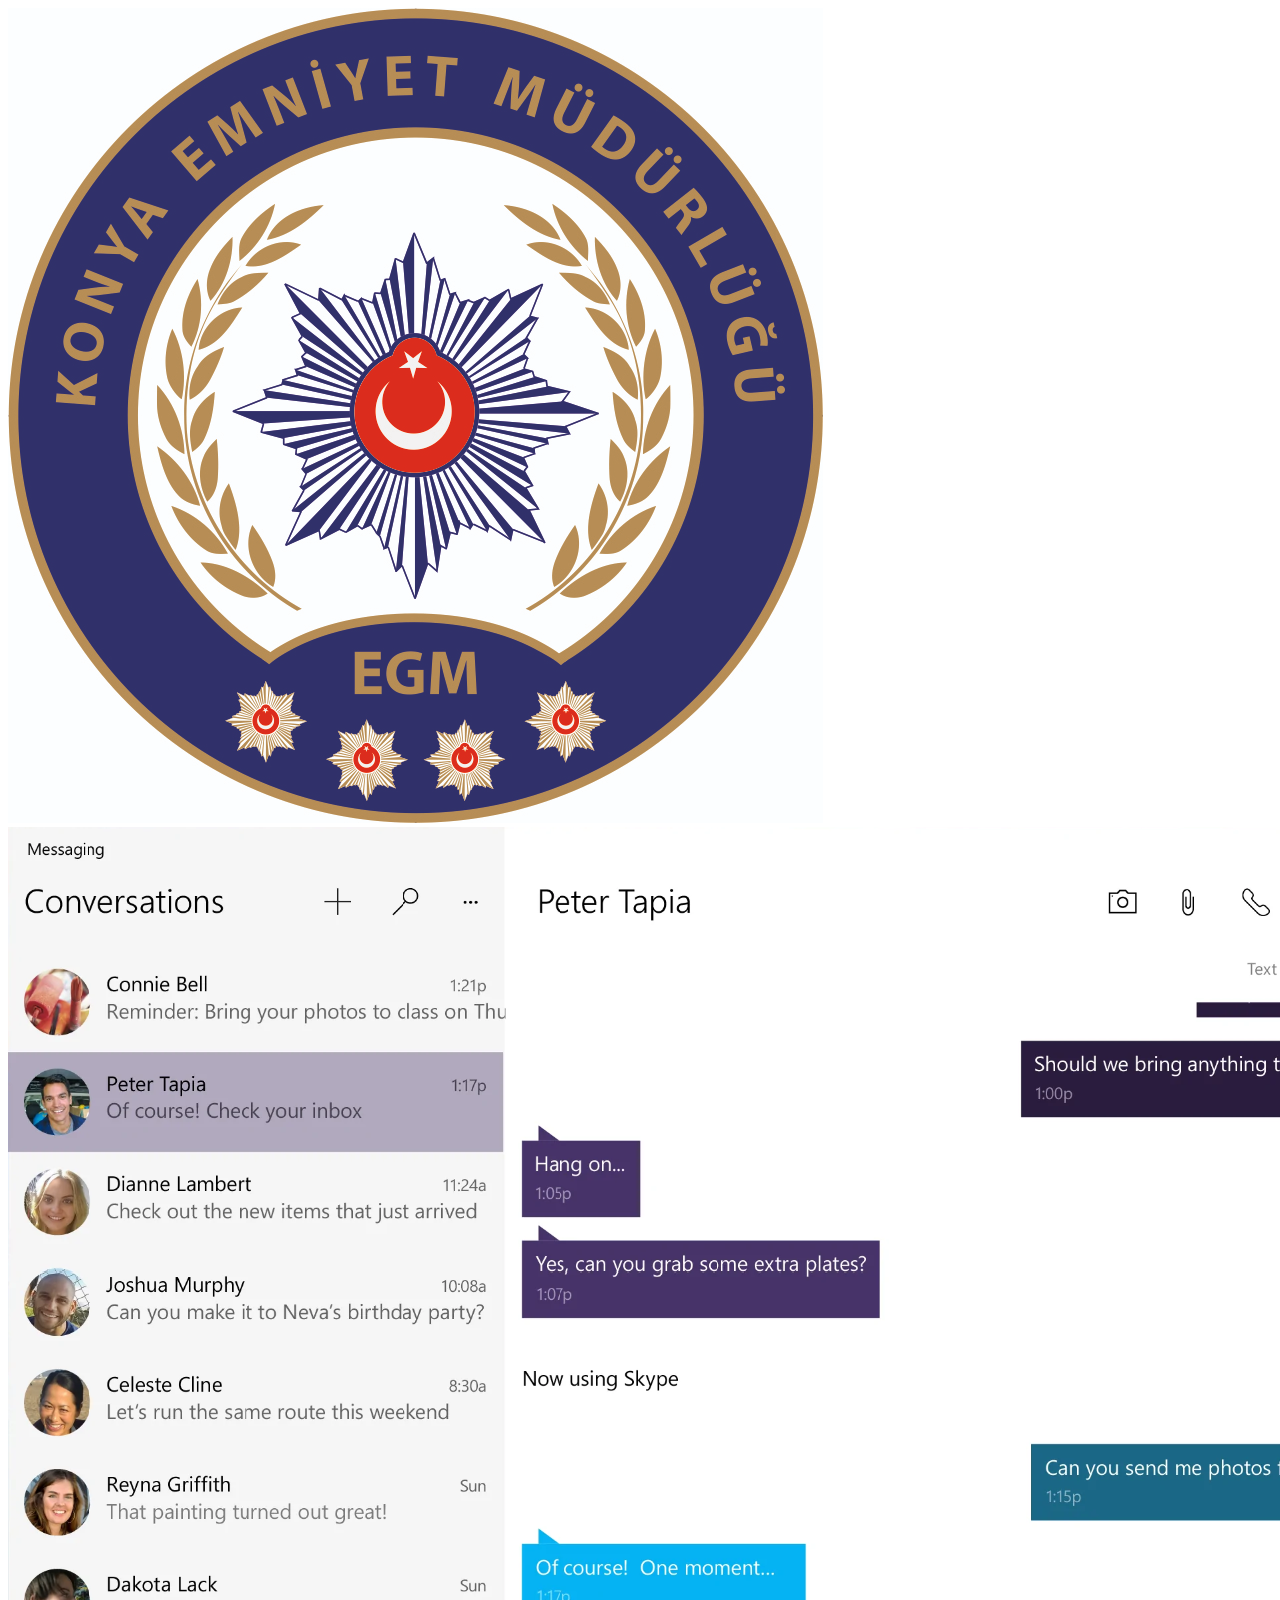
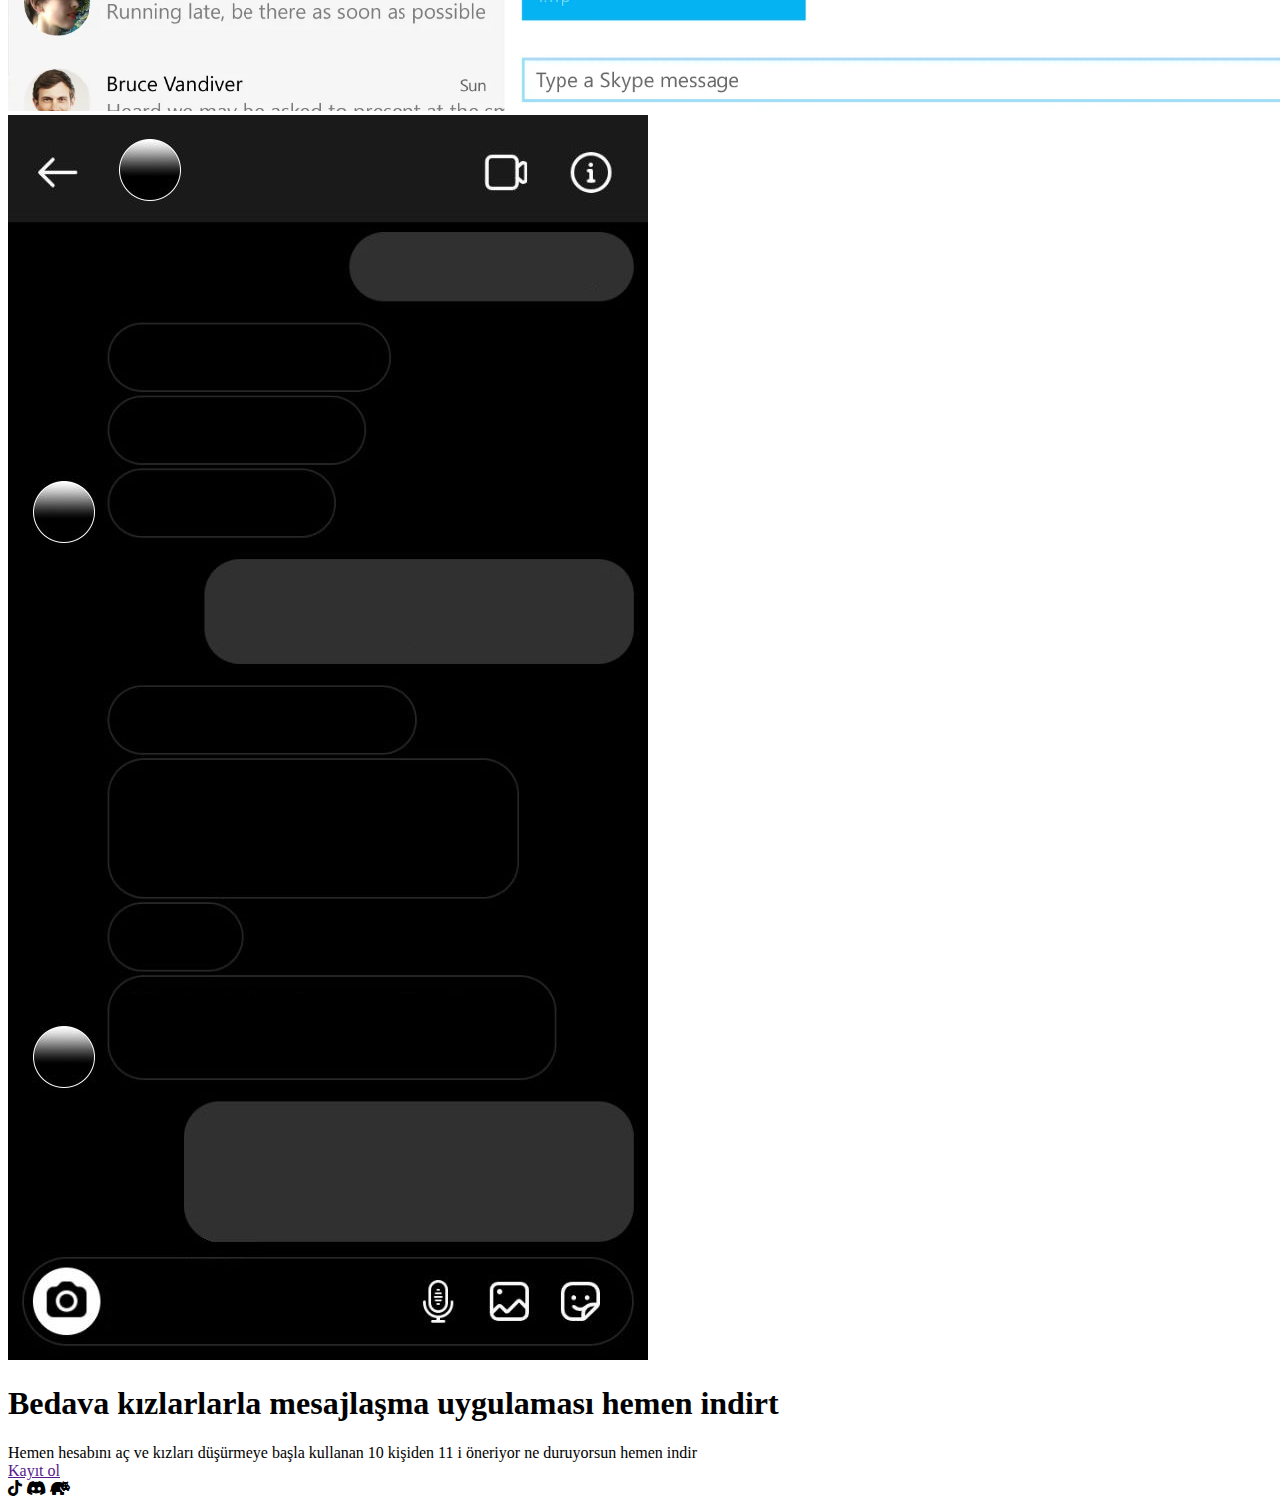
<file: ezproje3/index.html>
<!DOCTYPE html>
<html lang="en">
<head>
    <meta charset="UTF-8">
    <meta name="viewport" content="width=device-width, initial-scale=1.0">
    <title>Document</title>
    <link rel="stylesheet" href="https://cdnjs.cloudflare.com/ajax/libs/font-awesome/6.4.0/css/all.min.css" />
</head>
<body>
    <div class="logo">
        <img src="images/Konya-Emniyet-Mudurlugu.jpg">
    </div>
    <div class="backround">
        <img src="images/backround.png" alt="">
    </div>
    <div class="kucukbac">
        <img src="images/4585a2859afe675c84cb57ac236adf6f.jpg" alt="">
    </div>
    <div class="text">
        <h1>Bedava kızlarlarla mesajlaşma uygulaması hemen indirt</h1>
        <span>Hemen hesabını aç ve kızları düşürmeye başla kullanan 10 kişiden 11 i öneriyor ne duruyorsun hemen indir</span>   
    </div>
    <a class="login" href="">Kayıt ol</a>
    <div class="img">
        <i class="fa-brands fa-tiktok fa-beat-fade"></i>
        <i class="fa-brands fa-discord fa-beat-fade"></i>
        <i class="fa-solid fa-hippo fa-beat-fade"></i>
    </div>
    
</body>
</html>
</file>
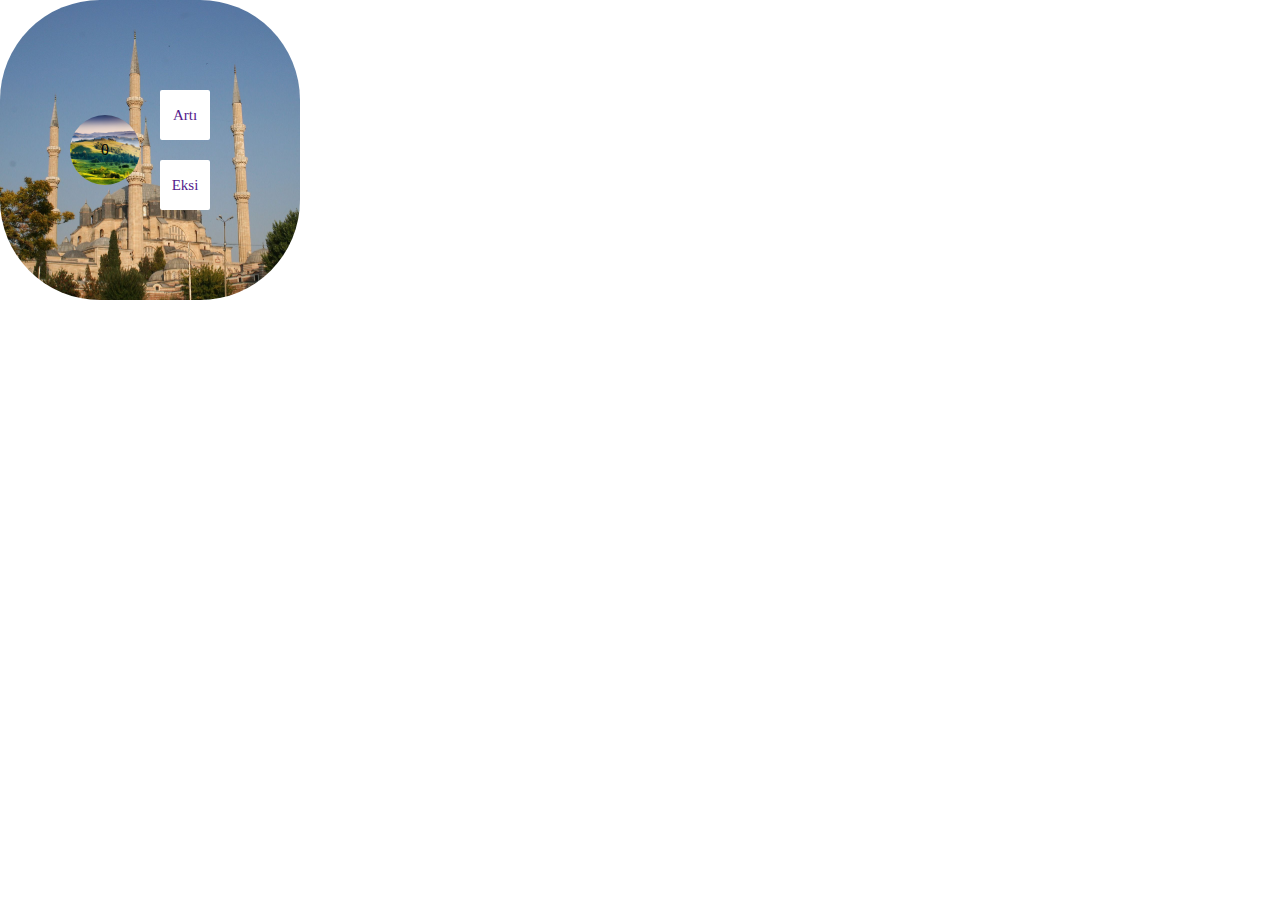
<file: java-script/index.html>
<!DOCTYPE html>
<html lang="en">
<head>
    <meta charset="UTF-8">
    <meta name="viewport" content="width=device-width, initial-scale=1.0">
    <title>Document</title>
    <link rel="stylesheet" href="style.css">
</head>
<body>
        <div class="box">
            <div class="deger">
                <p>0</p>
            </div>
            <div class="button">
                <a class="artı" href="">Artı</a>
                <a class="eksi" href="">Eksi</a>
            </div>
        </div>
    <script src="java.js"></script>
</body>
</html>
</file>
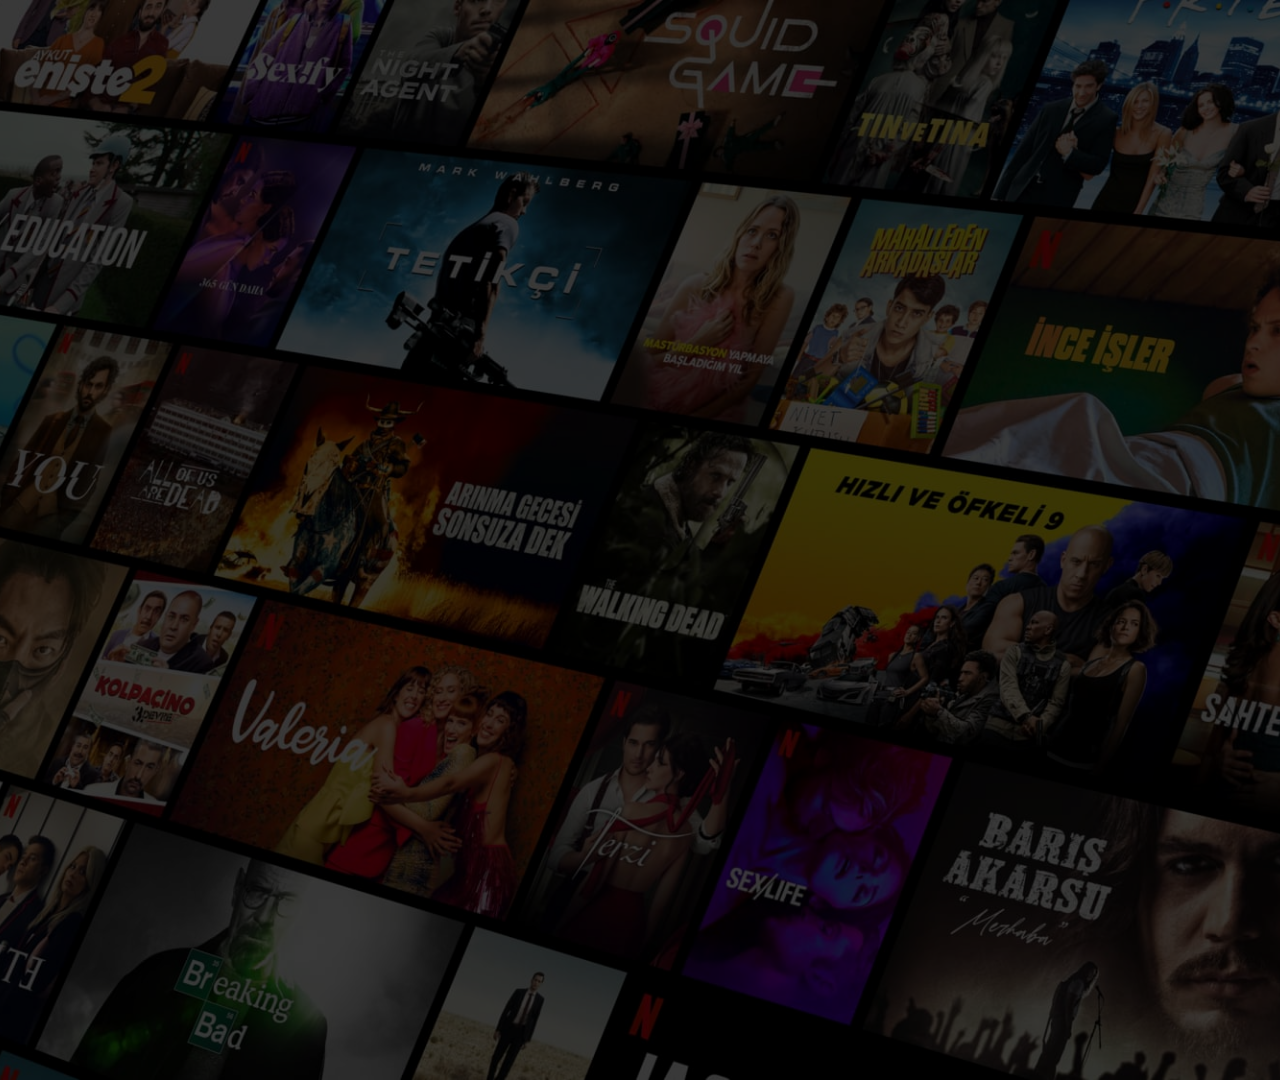
<file: login/index.html>
<!DOCTYPE html>
<html>
<head>
	<meta charset="utf-8">
	<meta name="viewport" content="width=device-width, initial-scale=1">
	<link rel="stylesheet" href="style.css">
	<title></title>
</head>
<body>
<div class="layer">
	<div class="logo">
		<img src="img/logo.png">
	</div>
	<img src="img/background.jpg">
	<div class="filtre"></div>
	<div class="cart">
		<div class="baslık">
			<h1>Oturum Aç</h1>
		</div>
		<div class="e-posta">
			<form>
				<input type="email" name="e-posta" placeholder="E‑posta veya telefon numarası">
			</form>
		</div>
		<div class="parola">
			<form>
				<input type="password" name="parola" placeholder="Parola">
			</form>
		</div>
		<div class="button">
			<button>Oturum Aç</button>
		</div>
		<div class="beni">
			<input type="checkbox" id="" name="" value="">
			<label for="vehicle1">Beni hatırla</label>
		</div>
		<div class="metin">
		<span>Netflix'e katılmak ister misiniz?  <a href="">Şimdi<br> kaydolun.</a></span><br><br>
		<p>Bu sayfa robot olmadığınızı kanıtlamak için Google reCAPTCHA tarafından korunuyor. <br><span>Daha fazlasını öğrenin.</span></p>
		</div>
	</div>
</div>
<footer>
		<div class="footer">
			<!--<p>Sorularınız mı var? 0850-390-7444 numaralı telefonu arayın</p>-->
			<div class="row">
				<div class="zero">
					<p>SSS</p>
					<p>Çerez Tercihleri</p>
				</div>
				<div class="one">
					<p>SSS</p>
					<p>Çerez Tercihleri</p>
				</div>
				<div class="two">
					<p>SSS</p>
				</div>
				<div class="tree">
					<p>SSS</p>
				</div>									
			</div>
			<select>
					<option>Türkçe</option>
					<option>İnglizce</option>
			</select>
		</div>
	</footer>

</body>
</html>
</file>
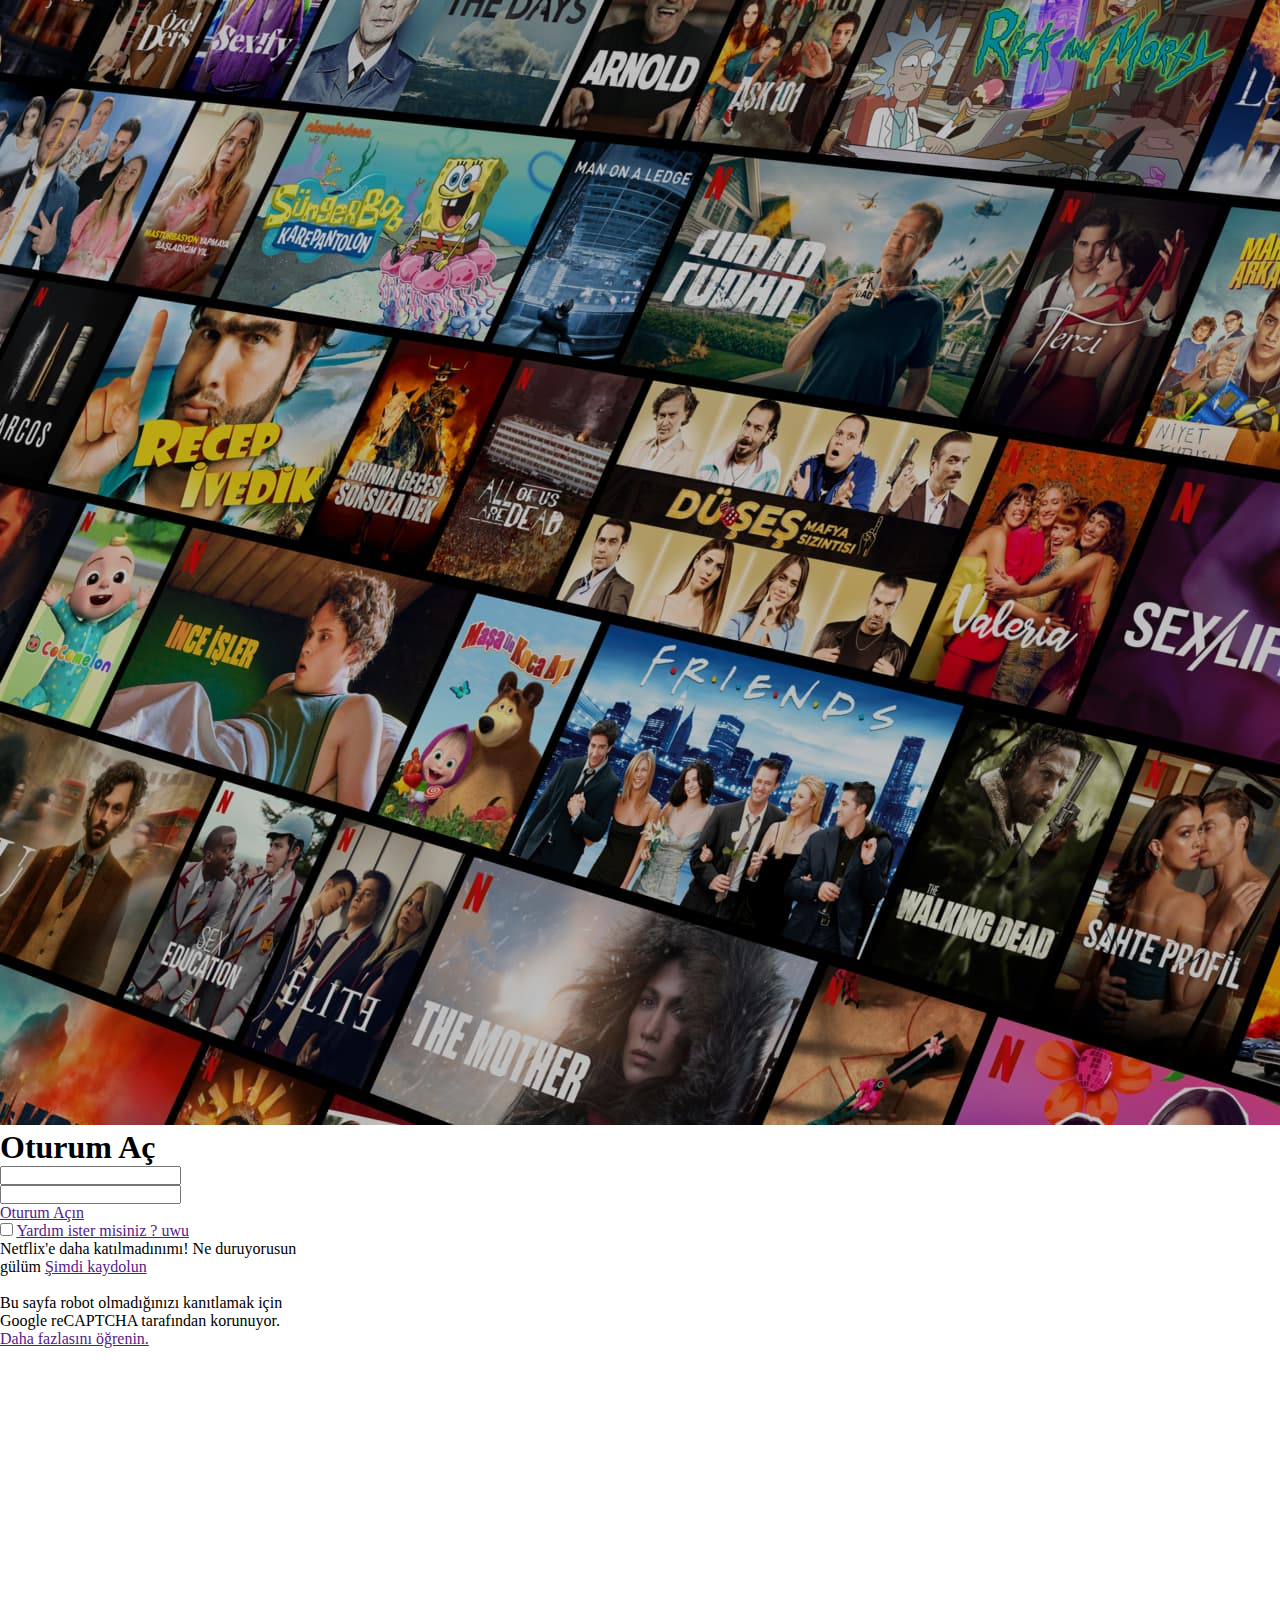
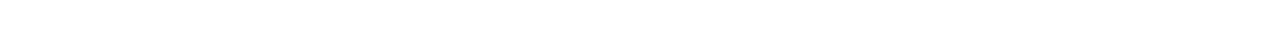
<file: LOGİN/index.html>
<!DOCTYPE html>
<html lang="en">
<head>
    <meta charset="UTF-8">
    <meta name="viewport" content="width=device-width, initial-scale=1.0">
    <title>Document</title>
    <link rel="stylesheet" href="style.css">
</head>
<body>
    <div class="backround">
        <div class="filtre"></div>
        <img src="backround.jpg" alt="">
    </div>
        <div class="container">
            <div class="box">
                <div class="oturum-ac">
                    <h1>Oturum Aç</h1>
                </div>
                <div class="input">
                    <div class="eposta">
                        <input type="text">
                    </div>
                    <div class="password">
                        <input type="password">
                    </div>
                    <div class="login">
                        <a href="">Oturum Açın</a>
                   </div>
                   <div class="alt1">
                       <input type="checkbox">
                       <a href="">Yardım ister misiniz ? uwu</a>
                   </div>
                   <div class="signup">
                       <span>Netflix'e daha katılmadınımı! Ne duruyorusun gülüm <a href="">Şimdi kaydolun</a><br><br>
                       Bu sayfa robot olmadığınızı kanıtlamak için Google reCAPTCHA tarafından korunuyor. <a href="">Daha fazlasını öğrenin.</a> </span>
                   </div>
               </div>
            </div>
            <div class="logo">
                <img src="logo.png" >
            </div>
            
            
        </div>
</body>
</html>
</file>
<file: java-script/style.css>
*{
    margin:0;
    padding: 0;
}
a{
    text-decoration: none;
}



.box{
    width: 300px;
    height: 300px;
    border-radius: 100px;
    display: flex;
    justify-content: center;
    align-items: center;
    background-image: url("1200px-Selimiye_camii.jfif");
    background-size: cover;
}
.box .deger{
    color:black;
    background-color: aliceblue;
    width: 70px;
    height: 70px;
    border-radius: 70px;  
    display: flex;
    align-items: center;
    justify-content: center;
    background-image: url("c38e5bec01bc04b7741c75f022cdb16b.jpg");
    background-size: cover;
}
.box .button .artı{
    margin: 20px;
    width: 50px;
    margin-bottom: 10px;
    height: 50px;
    background-color: white;
    border-radius: 2px;
    display: flex;
    flex-direction: column;
    align-items: center;
    justify-content: center;
    font-size: 15px;
} 

.box .button .artı a{
    width: 100%;
    height: 100%;
    background-color: white;
    
    
}
.box .button .eksi{
    margin:20px;
    width: 50px;
    height: 50px;
    background-color: white;
    border-radius: 2px;
    display: flex;
    flex-direction: column;
    align-items: center;
    justify-content: center;
    font-size: 15px;
} 

.box .button .eksi a{
    width: 100%;
    height: 100%;
    background-color: white;
}
</file>
<file: login/style.css>
*{
	margin: 0;
	padding: 0;
    box-sizing: border-box;
}

.layer{
	width: 100%;
	height: 100%;
	display: flex;
	flex-direction: row;
	align-content: center;
	justify-content: center;
}
.layer > img{
	position: absolute;
	top: 0;
	width: 100%;
	height: 120vh;
	object-fit: cover;
	z-index: 0;
}
.layer .filtre{
	position: absolute;
	width: 100%;
	height: 120vh;
	object-fit: cover;
	top: 0;
	background-color: rgba(0, 0, 0, .7);
	z-index: 1;
}
.layer .logo img{
	width: 220px;
	top: 10px;
	left: -800px;
	position: relative;
	z-index: 4;
}
.baslık 

.layer .cart{
	display: flex;
	flex-direction: column;
	text-align: left;
	top: 130px;
	width: 350px;
	height: 500px;	
	position: absolute;
	z-index: 1;
	background-color: rgba(0, 0, 0, .);
	padding: 50px;
	margin: auto;
}
.layer .cart .baslık h1{
	color: white;
	font-family: "montserrat",sans-serif;
}
.layer .cart .e-posta form input,
.layer .cart .parola form input{
	background-color: #2d2d2d;
	width: 300px;
	height: 45px;
	border: 1px;
	border-style: solid;
	border-color: black;
	border-radius: 4px;
	color: white;
}
.layer .cart .e-posta,
.layer .cart .parola{
	padding-top: 10px;
}

.layer .cart .button{
	padding-top: 40px;
}
.layer .cart .button button{
	width: 310px;
	height: 45px;
	border: 1px;
	border-style: solid;
	border-color: 333333;
	border-radius: 4px;
	color: white;
	background-color: red;
	font-size: 17px;
	font-weight: 500;
	
}
.layer .cart .beni label{
	color: #d2d2d2d2;
	font-size: 12px;
	font-weight: 600;
	font-family:"montserrat",sans-serif;
	
}
.layer .cart .beni{
	padding-top: 20px;
}
.layer .cart .metin{
	padding-top: 30px;
}
.layer .cart .metin span{
	color: #d2d2d2d2;
	font-family:"montserrat",sans-serif;
}
.layer .cart .metin span a{
	text-decoration: none;
	color: grey;
	font-size: 16px;
	font-weight: 700;
}
.layer .cart .metin span a:hover{
	text-decoration: underline;
}
.layer .cart .metin p{
	color: #d2d2d2d2;
	font-family:"montserrat",sans-serif;
	font-size: 13.5px;
	font-weight: 400;	
}
.layer .cart .metin p span{
	color: blue;
	font-family:"montserrat",sans-serif;
	font-size: 14px;
	font-weight: 400;	
}
</file>
<file: LOGİN/style.css>
*{
    margin:0;
    padding:0;
    box-sizing: border-box;
}


.container{
    width: 1280px;
    margin:0 auto;
    position: relative;
}
.container .logo{
    width: 500px;
    height: 300px;
    position: absolute;
    top:-1150px;
    left:-300px;
    
}
.container .logo img{
    width: 200px;
    height: 120px;

}
.backround{
    position: relative;
}
.backround .filtre{
    position: absolute,;
    top: 0;
    left: 0;
    object-fit: cover;
    width: 100%;
    height: 100%;
    background-color: rgba(0, 0, 0, .6);
    z-index: 2;
}
.container .box{
    width: 300px;
    height: 500px;
}
</file>
